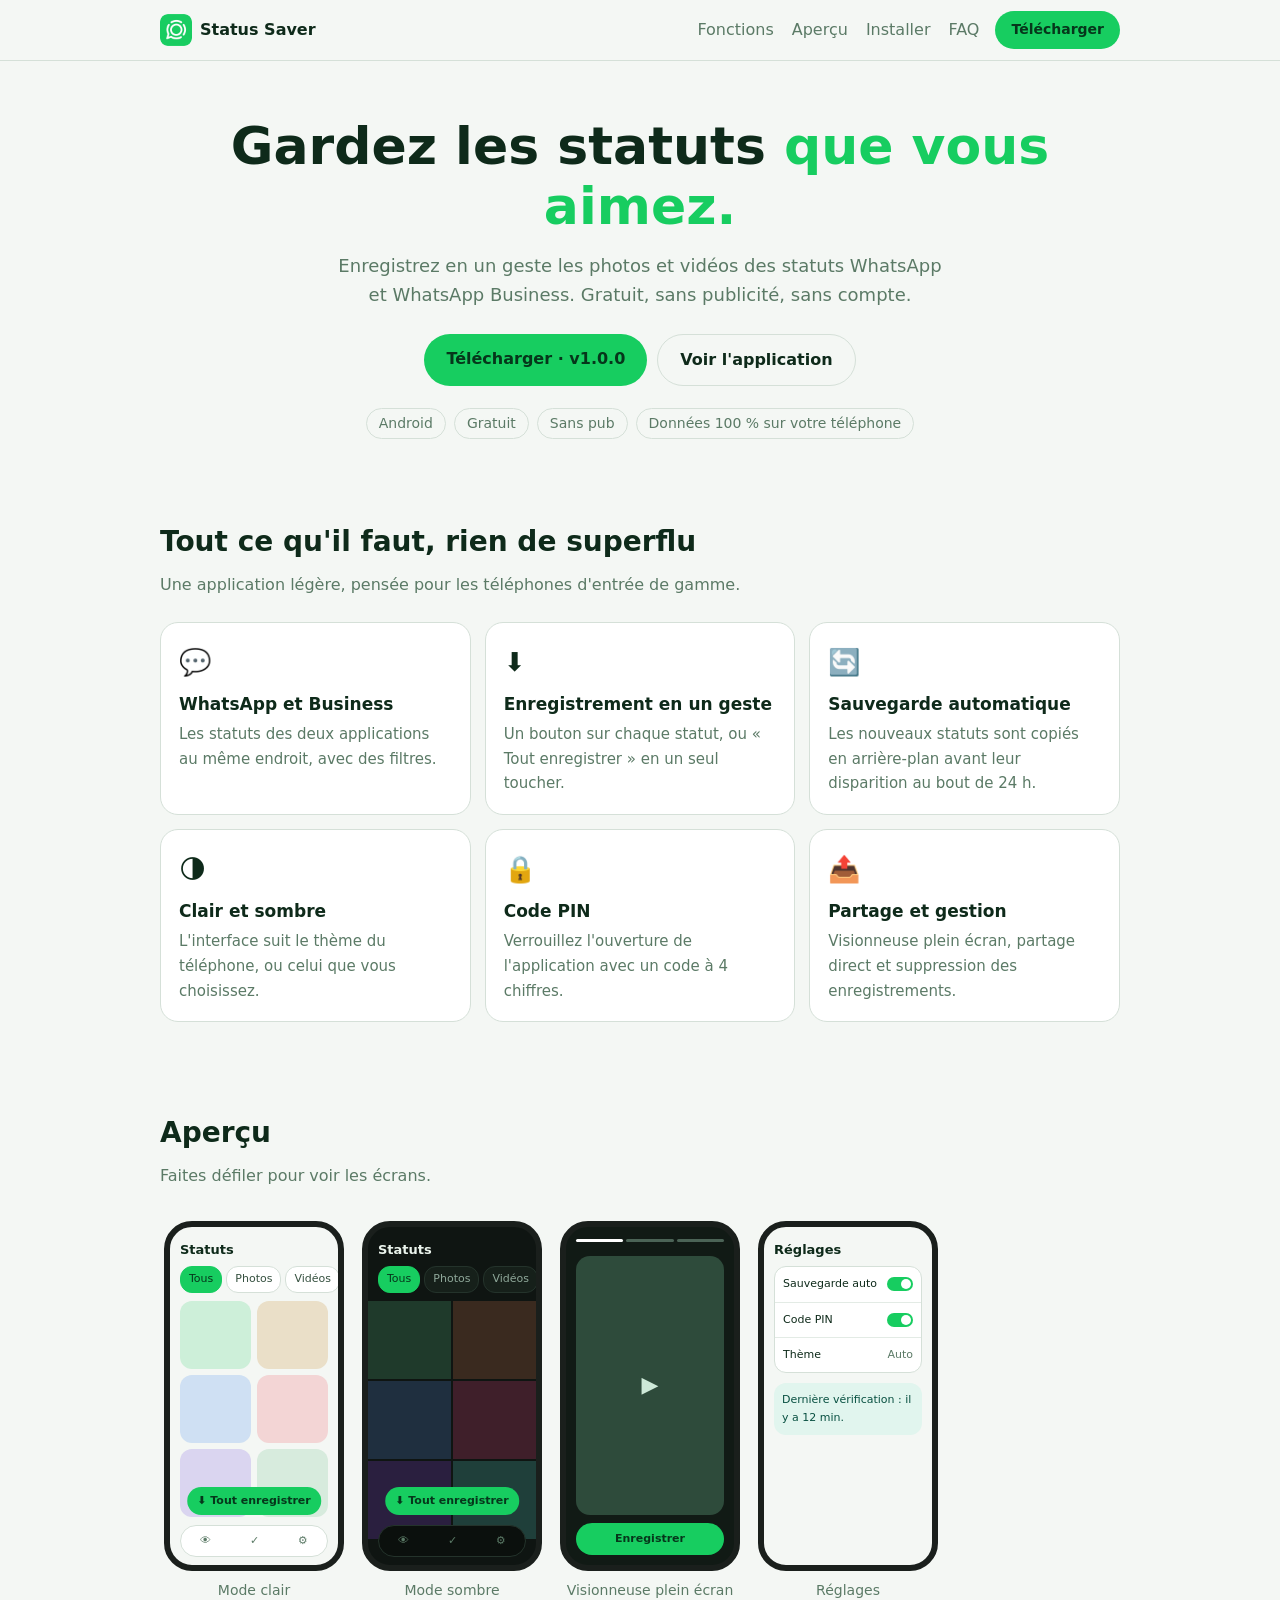
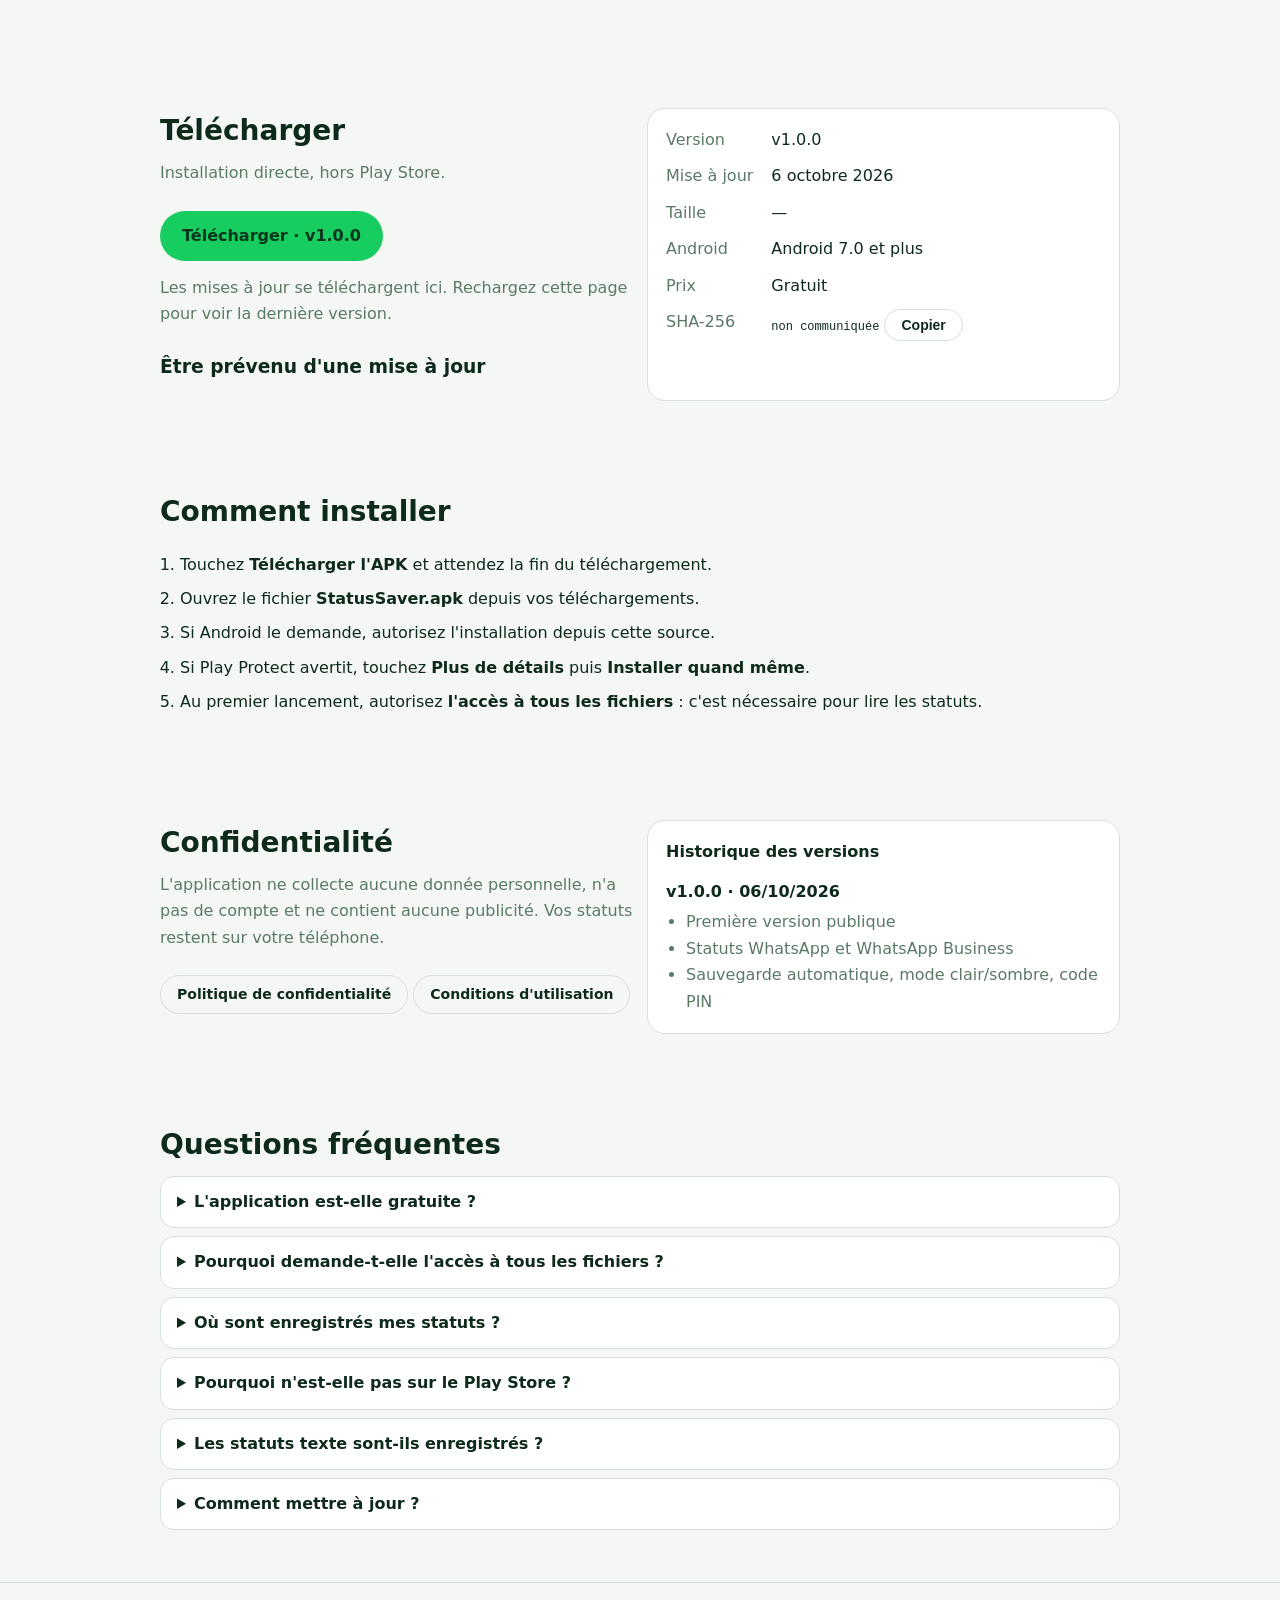
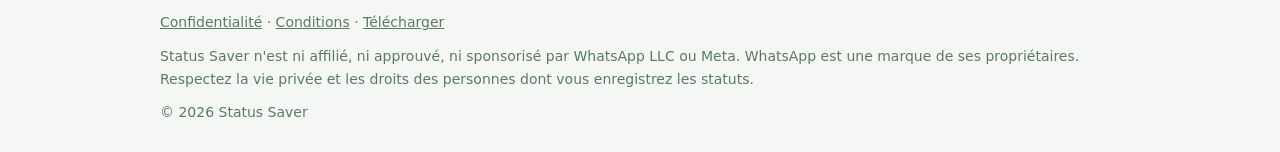
<file: index.html>
<!doctype html>
<html lang="fr">
<head>
<meta charset="utf-8">
<meta name="viewport" content="width=device-width,initial-scale=1">
<title>Status Saver — Enregistrez les statuts WhatsApp et Business</title>
<meta name="description" content="Application Android gratuite pour enregistrer les photos et vidéos des statuts WhatsApp et WhatsApp Business, avec sauvegarde automatique, mode sombre et code PIN.">
<meta name="theme-color" content="#17CD60">
<meta property="og:type" content="website">
<meta property="og:title" content="Status Saver">
<meta property="og:description" content="Enregistrez les statuts WhatsApp et Business en un geste. Gratuit, sans pub, sans compte.">
<meta property="og:image" content="icon-512.png">
<link rel="icon" href="icon-192.png">
<link rel="stylesheet" href="style.css">
</head>
<body>
<header><div class="w bar">
  <a class="brand" href="#top"><img src="icon-192.png" alt="" width="32" height="32">Status Saver</a>
  <nav><a href="#fonctions">Fonctions</a><a href="#apercu">Aperçu</a><a href="#installer">Installer</a><a href="#faq">FAQ</a></nav>
  <a class="btn sm" href="#telecharger">Télécharger</a>
</div></header>

<main id="top">
<div class="hero w">
  <h1>Gardez les statuts <span>que vous aimez.</span></h1>
  <p>Enregistrez en un geste les photos et vidéos des statuts WhatsApp et WhatsApp Business. Gratuit, sans publicité, sans compte.</p>
  <div class="cta">
    <a class="btn" id="dl" href="#telecharger">Télécharger l'APK</a>
    <a class="btn alt" href="#apercu">Voir l'application</a>
  </div>
  <div class="tags"><span>Android</span><span>Gratuit</span><span>Sans pub</span><span>Données 100 % sur votre téléphone</span></div>
</div>

<section id="fonctions"><div class="w">
  <h2>Tout ce qu'il faut, rien de superflu</h2>
  <p class="sub">Une application légère, pensée pour les téléphones d'entrée de gamme.</p>
  <div class="cards">
    <div class="card"><span class="ic">💬</span><h3>WhatsApp et Business</h3><p>Les statuts des deux applications au même endroit, avec des filtres.</p></div>
    <div class="card"><span class="ic">⬇️</span><h3>Enregistrement en un geste</h3><p>Un bouton sur chaque statut, ou « Tout enregistrer » en un seul toucher.</p></div>
    <div class="card"><span class="ic">🔄</span><h3>Sauvegarde automatique</h3><p>Les nouveaux statuts sont copiés en arrière-plan avant leur disparition au bout de 24 h.</p></div>
    <div class="card"><span class="ic">🌗</span><h3>Clair et sombre</h3><p>L'interface suit le thème du téléphone, ou celui que vous choisissez.</p></div>
    <div class="card"><span class="ic">🔒</span><h3>Code PIN</h3><p>Verrouillez l'ouverture de l'application avec un code à 4 chiffres.</p></div>
    <div class="card"><span class="ic">📤</span><h3>Partage et gestion</h3><p>Visionneuse plein écran, partage direct et suppression des enregistrements.</p></div>
  </div>
</div></section>

<section id="apercu"><div class="w">
  <h2>Aperçu</h2>
  <p class="sub">Faites défiler pour voir les écrans.</p>
  <div class="phones">
    <figure><div class="phone l"><h4>Statuts</h4><div class="chips"><b class="on">Tous</b><b>Photos</b><b>Vidéos</b></div><div class="gr"><i></i><i></i><i></i><i></i><i></i><i></i></div><div class="fab">⬇ Tout enregistrer</div><div class="pill"><span>👁</span><span>✓</span><span>⚙</span></div></div>Mode clair</figure>
    <figure><div class="phone d"><h4>Statuts</h4><div class="chips"><b class="on">Tous</b><b>Photos</b><b>Vidéos</b></div><div class="gr"><i></i><i></i><i></i><i></i><i></i><i></i></div><div class="fab">⬇ Tout enregistrer</div><div class="pill"><span>👁</span><span>✓</span><span>⚙</span></div></div>Mode sombre</figure>
    <figure><div class="phone v"><div class="bars"><u></u><u></u><u></u></div><div class="media">▶</div><div class="vbtn">Enregistrer</div></div>Visionneuse plein écran</figure>
    <figure><div class="phone l"><h4>Réglages</h4><div class="rows"><div>Sauvegarde auto<u></u></div><div>Code PIN<u></u></div><div>Thème<em>Auto</em></div></div><div class="note">Dernière vérification : il y a 12 min.</div></div>Réglages</figure>
  </div>
</div></section>

<section id="telecharger"><div class="w two">
  <div>
    <h2>Télécharger</h2>
    <p class="sub">Installation directe, hors Play Store.</p>
    <a class="btn" id="dl2" href="#">Télécharger l'APK</a>
    <p class="sub" style="margin-top:14px">Les mises à jour se téléchargent ici. Rechargez cette page pour voir la dernière version.</p>
    <h3>Être prévenu d'une mise à jour</h3>
    <div class="notify">
      <a class="btn alt sm" id="n-tg" href="#" hidden>Canal Telegram</a>
      <a class="btn alt sm" id="n-wa" href="#" hidden>Chaîne WhatsApp</a>
      <a class="btn alt sm" id="n-mail" href="#" hidden>Par e-mail</a>
    </div>
  </div>
  <div class="card"><dl>
    <dt>Version</dt><dd id="v-version">—</dd>
    <dt>Mise à jour</dt><dd id="v-date">—</dd>
    <dt>Taille</dt><dd id="v-size">—</dd>
    <dt>Android</dt><dd id="v-android">—</dd>
    <dt>Prix</dt><dd>Gratuit</dd>
    <dt>SHA-256</dt><dd><code id="v-sha">—</code> <button class="btn alt sm" id="copy" type="button" hidden>Copier</button></dd>
  </dl></div>
</div></section>

<section id="installer"><div class="w">
  <h2>Comment installer</h2>
  <ol>
    <li>Touchez <b>Télécharger l'APK</b> et attendez la fin du téléchargement.</li>
    <li>Ouvrez le fichier <b>StatusSaver.apk</b> depuis vos téléchargements.</li>
    <li>Si Android le demande, autorisez l'installation depuis cette source.</li>
    <li>Si Play Protect avertit, touchez <b>Plus de détails</b> puis <b>Installer quand même</b>.</li>
    <li>Au premier lancement, autorisez <b>l'accès à tous les fichiers</b> : c'est nécessaire pour lire les statuts.</li>
  </ol>
</div></section>

<section><div class="w two">
  <div><h2>Confidentialité</h2><p class="sub">L'application ne collecte aucune donnée personnelle, n'a pas de compte et ne contient aucune publicité. Vos statuts restent sur votre téléphone.</p><a class="btn alt sm" href="legal.html#confidentialite">Politique de confidentialité</a> <a class="btn alt sm" href="legal.html#conditions">Conditions d'utilisation</a></div>
  <div class="card hist"><h3 style="margin-top:0">Historique des versions</h3><div id="hist">—</div></div>
</div></section>

<section id="faq"><div class="w">
  <h2>Questions fréquentes</h2>
  <details><summary>L'application est-elle gratuite ?</summary><p>Oui, entièrement, sans publicité ni achat intégré.</p></details>
  <details><summary>Pourquoi demande-t-elle l'accès à tous les fichiers ?</summary><p>Les statuts sont stockés dans un dossier protégé de WhatsApp. Cette autorisation permet seulement de lire ce dossier et d'écrire dans le dossier de sauvegarde.</p></details>
  <details><summary>Où sont enregistrés mes statuts ?</summary><p>Dans le dossier Pictures/StatusSaver de votre téléphone.</p></details>
  <details><summary>Pourquoi n'est-elle pas sur le Play Store ?</summary><p>Elle utilise une autorisation que le Play Store réserve à certains types d'applications. Elle est donc distribuée ici.</p></details>
  <details><summary>Les statuts texte sont-ils enregistrés ?</summary><p>Non. WhatsApp ne les stocke pas sous forme de fichiers.</p></details>
  <details><summary>Comment mettre à jour ?</summary><p>Téléchargez la dernière version sur cette page et installez-la par-dessus l'ancienne : vos réglages et vos enregistrements sont conservés.</p></details>
</div></section>
</main>

<footer><div class="w">
  <div><a href="legal.html#confidentialite">Confidentialité</a> · <a href="legal.html#conditions">Conditions</a> · <a href="#telecharger">Télécharger</a></div>
  <div>Status Saver n'est ni affilié, ni approuvé, ni sponsorisé par WhatsApp LLC ou Meta. WhatsApp est une marque de ses propriétaires. Respectez la vie privée et les droits des personnes dont vous enregistrez les statuts.</div>
  <div>© <span id="yr"></span> Status Saver</div>
</div></footer>
<script src="app.js"></script>
</body>
</html>
</file>
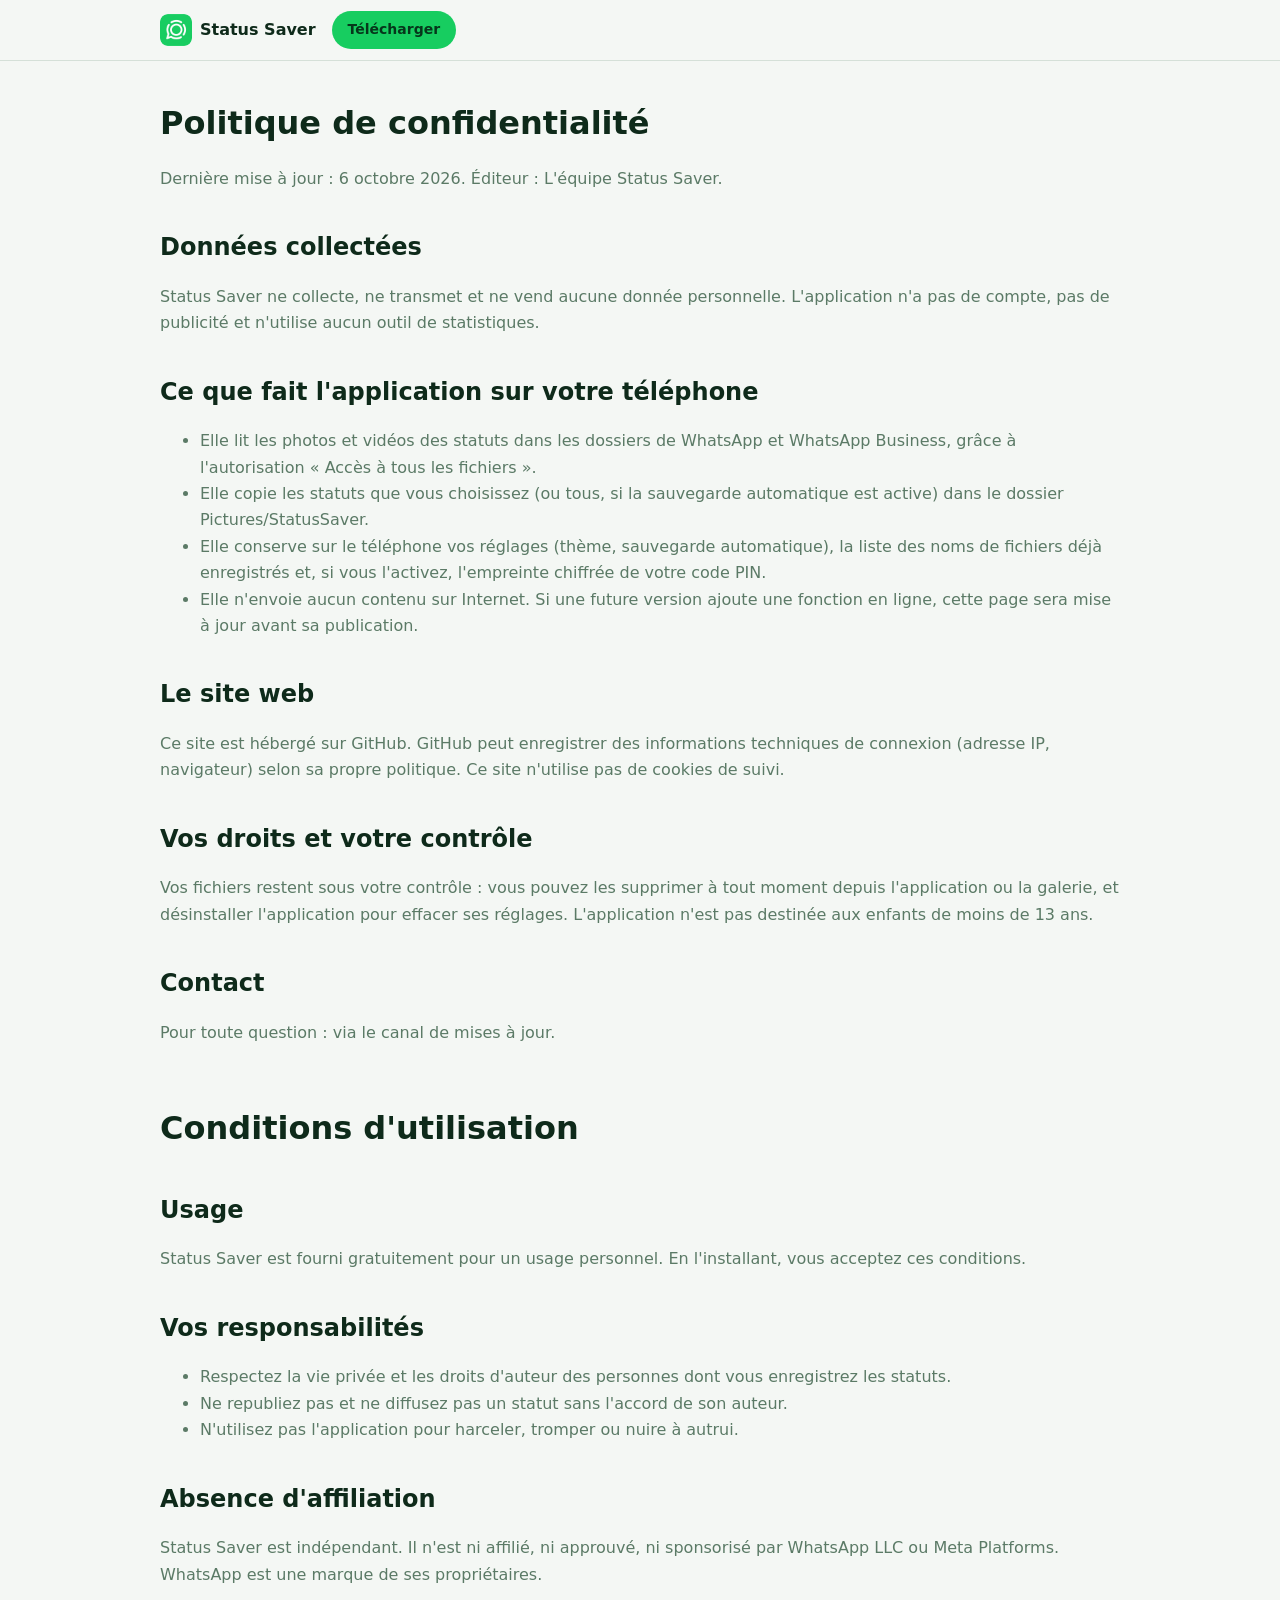
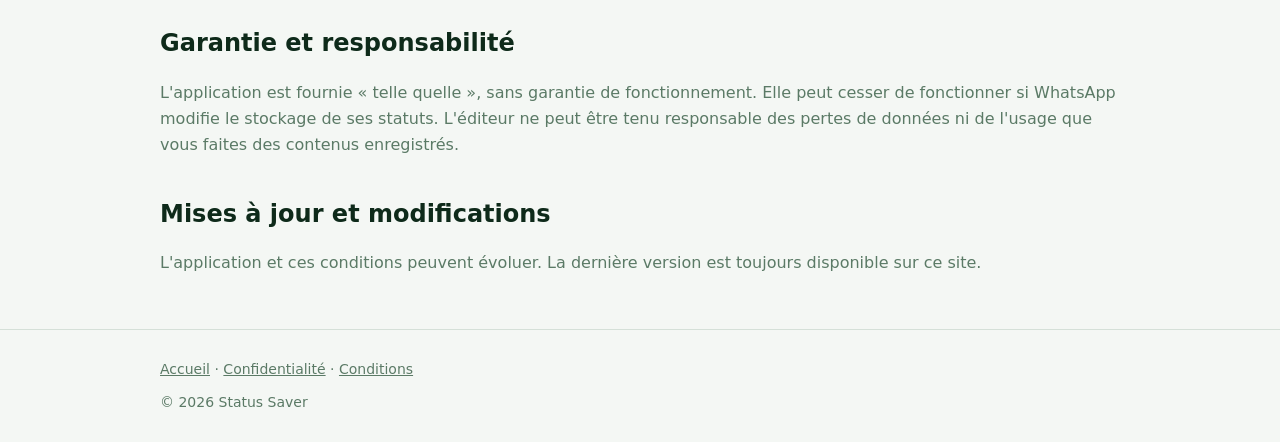
<file: legal.html>
<!doctype html>
<html lang="fr">
<head>
<meta charset="utf-8">
<meta name="viewport" content="width=device-width,initial-scale=1">
<title>Confidentialité et conditions — Status Saver</title>
<meta name="description" content="Politique de confidentialité et conditions d'utilisation de l'application Status Saver.">
<meta name="theme-color" content="#17CD60">
<link rel="icon" href="icon-192.png">
<link rel="stylesheet" href="style.css">
</head>
<body>
<header><div class="w bar"><a class="brand" href="index.html"><img src="icon-192.png" alt="" width="32" height="32">Status Saver</a><a class="btn sm" href="index.html#telecharger">Télécharger</a></div></header>
<main class="w legal">

<h1 id="confidentialite">Politique de confidentialité</h1>
<p>Dernière mise à jour : 6 octobre 2026. Éditeur : <span id="publisher">L'équipe Status Saver</span>.</p>
<h2>Données collectées</h2>
<p>Status Saver ne collecte, ne transmet et ne vend aucune donnée personnelle. L'application n'a pas de compte, pas de publicité et n'utilise aucun outil de statistiques.</p>
<h2>Ce que fait l'application sur votre téléphone</h2>
<ul>
  <li>Elle lit les photos et vidéos des statuts dans les dossiers de WhatsApp et WhatsApp Business, grâce à l'autorisation « Accès à tous les fichiers ».</li>
  <li>Elle copie les statuts que vous choisissez (ou tous, si la sauvegarde automatique est active) dans le dossier Pictures/StatusSaver.</li>
  <li>Elle conserve sur le téléphone vos réglages (thème, sauvegarde automatique), la liste des noms de fichiers déjà enregistrés et, si vous l'activez, l'empreinte chiffrée de votre code PIN.</li>
  <li>Elle n'envoie aucun contenu sur Internet. Si une future version ajoute une fonction en ligne, cette page sera mise à jour avant sa publication.</li>
</ul>
<h2>Le site web</h2>
<p>Ce site est hébergé sur GitHub. GitHub peut enregistrer des informations techniques de connexion (adresse IP, navigateur) selon sa propre politique. Ce site n'utilise pas de cookies de suivi.</p>
<h2>Vos droits et votre contrôle</h2>
<p>Vos fichiers restent sous votre contrôle : vous pouvez les supprimer à tout moment depuis l'application ou la galerie, et désinstaller l'application pour effacer ses réglages. L'application n'est pas destinée aux enfants de moins de 13 ans.</p>
<h2>Contact</h2>
<p>Pour toute question : <span id="contact">via le canal de mises à jour</span>.</p>

<h1 id="conditions" style="margin-top:56px">Conditions d'utilisation</h1>
<h2>Usage</h2>
<p>Status Saver est fourni gratuitement pour un usage personnel. En l'installant, vous acceptez ces conditions.</p>
<h2>Vos responsabilités</h2>
<ul>
  <li>Respectez la vie privée et les droits d'auteur des personnes dont vous enregistrez les statuts.</li>
  <li>Ne republiez pas et ne diffusez pas un statut sans l'accord de son auteur.</li>
  <li>N'utilisez pas l'application pour harceler, tromper ou nuire à autrui.</li>
</ul>
<h2>Absence d'affiliation</h2>
<p>Status Saver est indépendant. Il n'est ni affilié, ni approuvé, ni sponsorisé par WhatsApp LLC ou Meta Platforms. WhatsApp est une marque de ses propriétaires.</p>
<h2>Garantie et responsabilité</h2>
<p>L'application est fournie « telle quelle », sans garantie de fonctionnement. Elle peut cesser de fonctionner si WhatsApp modifie le stockage de ses statuts. L'éditeur ne peut être tenu responsable des pertes de données ni de l'usage que vous faites des contenus enregistrés.</p>
<h2>Mises à jour et modifications</h2>
<p>L'application et ces conditions peuvent évoluer. La dernière version est toujours disponible sur ce site.</p>

</main>
<footer><div class="w"><div><a href="index.html">Accueil</a> · <a href="#confidentialite">Confidentialité</a> · <a href="#conditions">Conditions</a></div><div>© <span id="yr"></span> Status Saver</div></div></footer>
<script src="app.js"></script>
</body>
</html>
</file>
<file: style.css>
:root{--g:#17cd60;--gd:#06361b;--bg:#f4f7f4;--card:#fff;--tx:#0e2a1a;--mu:#5b7a66;--bd:#d5e0d8}
@media(prefers-color-scheme:dark){:root{--bg:#0f1512;--card:#16201a;--tx:#eaf3ec;--mu:#8fa89a;--bd:#24332b}}
*{box-sizing:border-box}html{scroll-behavior:smooth}
body{margin:0;font:16px/1.65 system-ui,-apple-system,"Segoe UI",Roboto,sans-serif;background:var(--bg);color:var(--tx)}
a{color:inherit}img{max-width:100%}
.w{max-width:1000px;margin:0 auto;padding:0 20px}
header{position:sticky;top:0;z-index:5;background:var(--bg);border-bottom:1px solid var(--bd)}
.bar{display:flex;align-items:center;gap:16px;height:60px}
.brand{display:flex;align-items:center;gap:8px;font-weight:700;text-decoration:none}
.brand img{border-radius:8px}
nav{margin-left:auto;display:none;gap:18px}nav a{text-decoration:none;color:var(--mu)}nav a:hover{color:var(--tx)}
@media(min-width:760px){nav{display:flex}.bar .btn{margin-left:0}}
.bar .btn{margin-left:auto}@media(min-width:760px){.bar .btn{margin-left:0}}
.btn{display:inline-block;background:var(--g);color:var(--gd);font-weight:600;border-radius:999px;padding:12px 22px;text-decoration:none;border:0;cursor:pointer;font-size:16px}
.btn.sm{padding:7px 16px;font-size:14px}
.btn.alt{background:transparent;color:var(--tx);border:1px solid var(--bd)}
.hero{padding:56px 20px 36px;text-align:center}
.hero h1{font-size:clamp(30px,6vw,52px);line-height:1.15;margin:0 0 14px}
.hero h1 span{color:var(--g)}
.hero p{max-width:620px;margin:0 auto 24px;color:var(--mu);font-size:18px}
.cta{display:flex;gap:10px;justify-content:center;flex-wrap:wrap}
.tags{display:flex;gap:8px;justify-content:center;flex-wrap:wrap;margin-top:22px;color:var(--mu);font-size:14px}
.tags span{border:1px solid var(--bd);border-radius:999px;padding:3px 12px}
section{padding:44px 0}
h2{font-size:28px;margin:0 0 6px}.sub{color:var(--mu);margin:0 0 24px}
.cards{display:grid;grid-template-columns:repeat(auto-fit,minmax(230px,1fr));gap:14px}
.card{background:var(--card);border:1px solid var(--bd);border-radius:18px;padding:18px}
.card h3{margin:0 0 4px;font-size:17px}.card p{margin:0;color:var(--mu);font-size:15px}
.card .ic{font-size:26px;display:block;margin-bottom:6px}
.phones{display:flex;gap:18px;overflow-x:auto;padding:8px 4px 18px;scroll-snap-type:x mandatory}
.phones figure{margin:0;flex:none;scroll-snap-align:center;text-align:center;color:var(--mu);font-size:14px}
.phone{width:180px;height:350px;border-radius:28px;border:6px solid #1a1f1c;overflow:hidden;position:relative;display:flex;flex-direction:column;font-size:11px;text-align:left;margin-bottom:8px}
.phone.l{background:#f4f7f4;color:#0e2a1a;--a:#cdefd9;--b:#eadfc8;--c:#cfe0f3;--d:#f3d5d5;--e:#dad5f0;--f:#d7ebdd}
.phone.d{background:#0f1512;color:#eaf3ec;--a:#1f3a2b;--b:#3a2a1f;--c:#1f2f3f;--d:#3f1f2a;--e:#2a1f3f;--f:#1f3f3a}
.phone h4{margin:12px 10px 6px;font-size:13px}
.chips{display:flex;gap:4px;padding:0 10px 8px}
.chips b{font-weight:500;padding:3px 8px;border-radius:12px;background:#fff;border:1px solid #d5e0d8;color:#35503f}
.d .chips b{background:#16201a;border-color:#24332b;color:#8fa89a}
.chips b.on{background:var(--g);border-color:var(--g);color:var(--gd)}
.gr{display:grid;grid-template-columns:1fr 1fr;gap:6px;padding:0 10px}
.gr i{display:block;height:68px;border-radius:12px}
.d .gr{gap:2px;padding:0}.d .gr i{height:78px;border-radius:0}
.gr i:nth-child(6n+1){background:var(--a)}.gr i:nth-child(6n+2){background:var(--b)}.gr i:nth-child(6n+3){background:var(--c)}
.gr i:nth-child(6n+4){background:var(--d)}.gr i:nth-child(6n+5){background:var(--e)}.gr i:nth-child(6n+6){background:var(--f)}
.pill{position:absolute;left:10px;right:10px;bottom:8px;height:32px;border-radius:16px;background:#fff;border:1px solid #d5e0d8;display:flex;justify-content:space-around;align-items:center;color:#5b7a66}
.d .pill{background:#0b100d;border-color:#24332b}
.fab{position:absolute;left:50%;transform:translateX(-50%);bottom:50px;background:var(--g);color:var(--gd);border-radius:16px;padding:5px 10px;font-weight:600;white-space:nowrap}
.v{background:#111a15;color:#cde9d8}
.bars{display:flex;gap:3px;padding:12px 10px 6px}.bars u{flex:1;height:3px;border-radius:2px;background:#4b6356}.bars u:first-child{background:#fff}
.media{flex:1;margin:8px 10px;border-radius:14px;background:#2e4b3b;display:flex;align-items:center;justify-content:center;font-size:22px}
.vbtn{margin:0 10px 10px;background:var(--g);color:var(--gd);border-radius:16px;padding:7px;text-align:center;font-weight:600}
.rows{margin:0 10px;background:#fff;border:1px solid #d5e0d8;border-radius:12px}
.rows div{display:flex;align-items:center;padding:8px;border-top:1px solid #e3ebe5}.rows div:first-child{border:0}
.rows em{margin-left:auto;font-style:normal;color:#5b7a66}
.rows u{margin-left:auto;width:26px;height:14px;border-radius:7px;background:var(--g);position:relative}
.rows u:after{content:"";position:absolute;top:2px;right:2px;width:10px;height:10px;border-radius:50%;background:#fff}
.note{margin:10px;background:#e1f5ee;color:#085041;border-radius:12px;padding:8px}
dl{display:grid;grid-template-columns:auto 1fr;gap:10px 18px;margin:0}dt{color:var(--mu)}dd{margin:0;font-weight:500;word-break:break-all}
code{font-size:12px}
.two{display:grid;grid-template-columns:repeat(auto-fit,minmax(280px,1fr));gap:14px}
ol{padding-left:20px}ol li{margin:8px 0}
details{background:var(--card);border:1px solid var(--bd);border-radius:14px;padding:12px 16px;margin:8px 0}
summary{cursor:pointer;font-weight:600}details p{margin:8px 0 0;color:var(--mu)}
.hist h3{margin:14px 0 4px;font-size:16px}.hist ul{margin:0;padding-left:20px;color:var(--mu)}
.notify{display:flex;gap:10px;flex-wrap:wrap}.notify a[hidden]{display:none}
footer{border-top:1px solid var(--bd);padding:28px 0;color:var(--mu);font-size:14px}
footer .w{display:flex;flex-direction:column;gap:10px}
.legal{padding:36px 20px}.legal h1{margin:0 0 4px}.legal h2{margin-top:36px;font-size:24px}.legal p,.legal li{color:var(--mu)}
</file>
